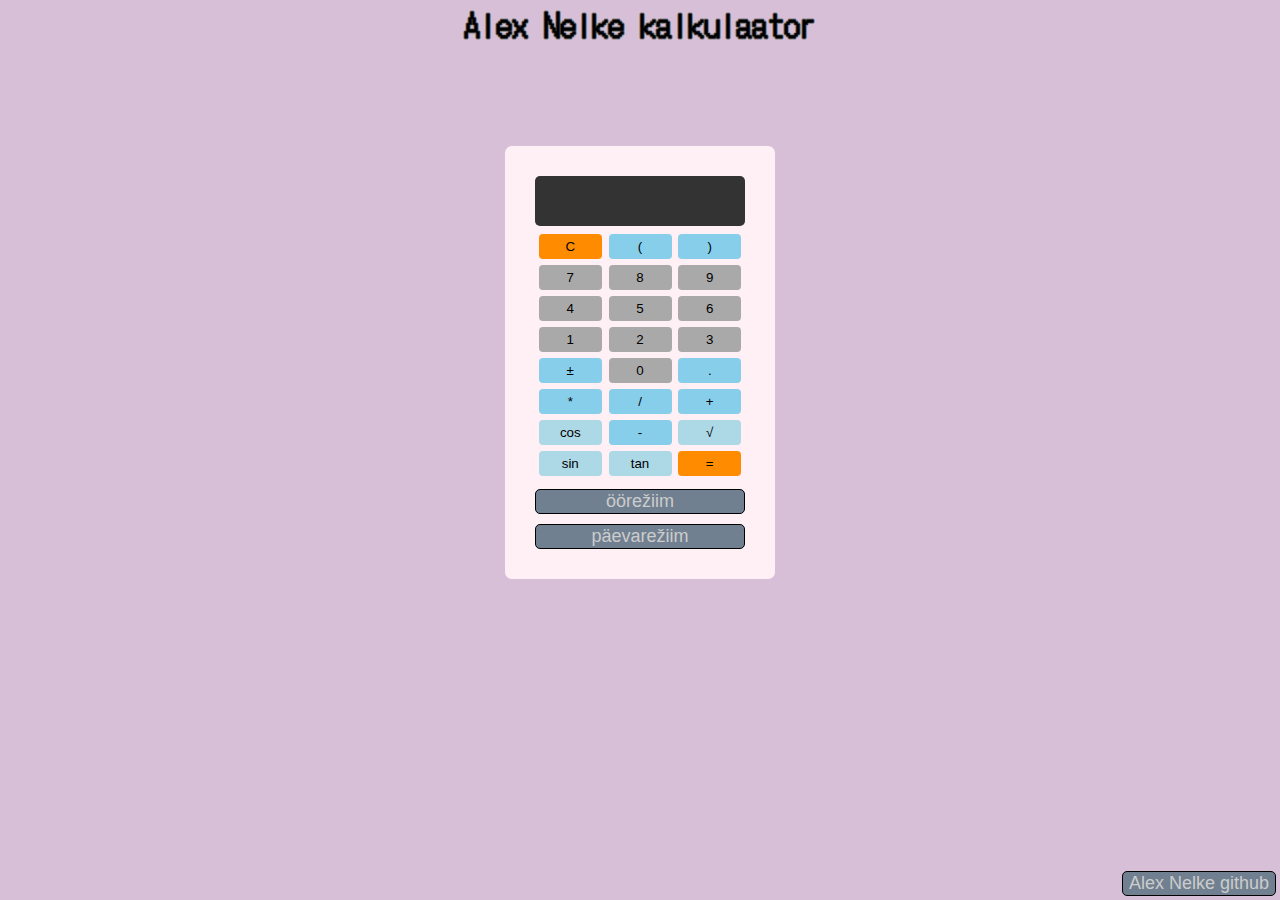
<file: index.html>
<!DOCTYPE html>
<html lang="en">
<head>
    <meta charset="UTF-8">
    <meta http-equiv="X-UA-Compatible" content="IE=edge">
    <meta name="viewport" content="width=device-width, initial-scale=1.0">
    <link rel="preconnect" href="https://fonts.gstatic.com">
    <link href="https://fonts.googleapis.com/css2?family=DotGothic16&display=swap" rel="stylesheet">
    <link href="https://fonts.googleapis.com/css2?family=Righteous&display=swap" rel="stylesheet">
    <title>Document</title>
    <link id="pagestyle" rel="stylesheet" type="text/css" href="styles2.css"/>
    <link id="pagestyle2" rel="stylesheet" type="text/css" href="styles.css"/>
    <script type="text/javascript">
        function swapStyleSheet(sheet) {
        document.getElementById('pagestyle').setAttribute('href', sheet);
        document.getElementById('pagestyle2').setAttribute('href', sheet);
        }
    </script>
</head>
<header>
    <div>
        <h1>Alex Nelke kalkulaator</h1>
    </div>
</header>
<body>
<div class="calculator">
    <input type="text" id="screen">
    <div class="calc-buttons">

        <div class="functions">
            <button class="button triggers">C</button>
            <button class="button basic">(</button>
            <button class="button basic">)</button>
            <button class="button numbers">7</button>
            <button class="button numbers">8</button>
            <button class="button numbers">9</button>
            <button class="button numbers">4</button>
            <button class="button numbers">5</button>
            <button class="button numbers">6</button>
            <button class="button numbers">1</button>
            <button class="button numbers">2</button>
            <button class="button numbers">3</button>
            <button class="button basic">±</button>
            <button class="button numbers">0</button>
            <button class="button basic">.</button>
            <button class="button basic">*</button>
            <button class="button basic">/</button>
            <button class="button basic">+</button>
            <button class="button complex">cos</button>
            <button class="button basic">-</button>
            <button class="button complex">√</button>
            <button class="button complex">sin</button>
            <button class="button complex">tan</button>
            <button class="button triggers">=</button>
        </div>
    </div>
    <button onclick="swapStyleSheet('styles2.css')" class="regime">öörežiim</button>
    <button onClick="swapStyleSheet('styles.css')" class="regime">päevarežiim</button>
</div>
<script src="script.js" defer></script>
</body>
<footer>
        <a href="https://github.com/Alexn123/3-kodutoo"><button class="repo">Alex Nelke github</button></a>
</footer>
</html>
</file>
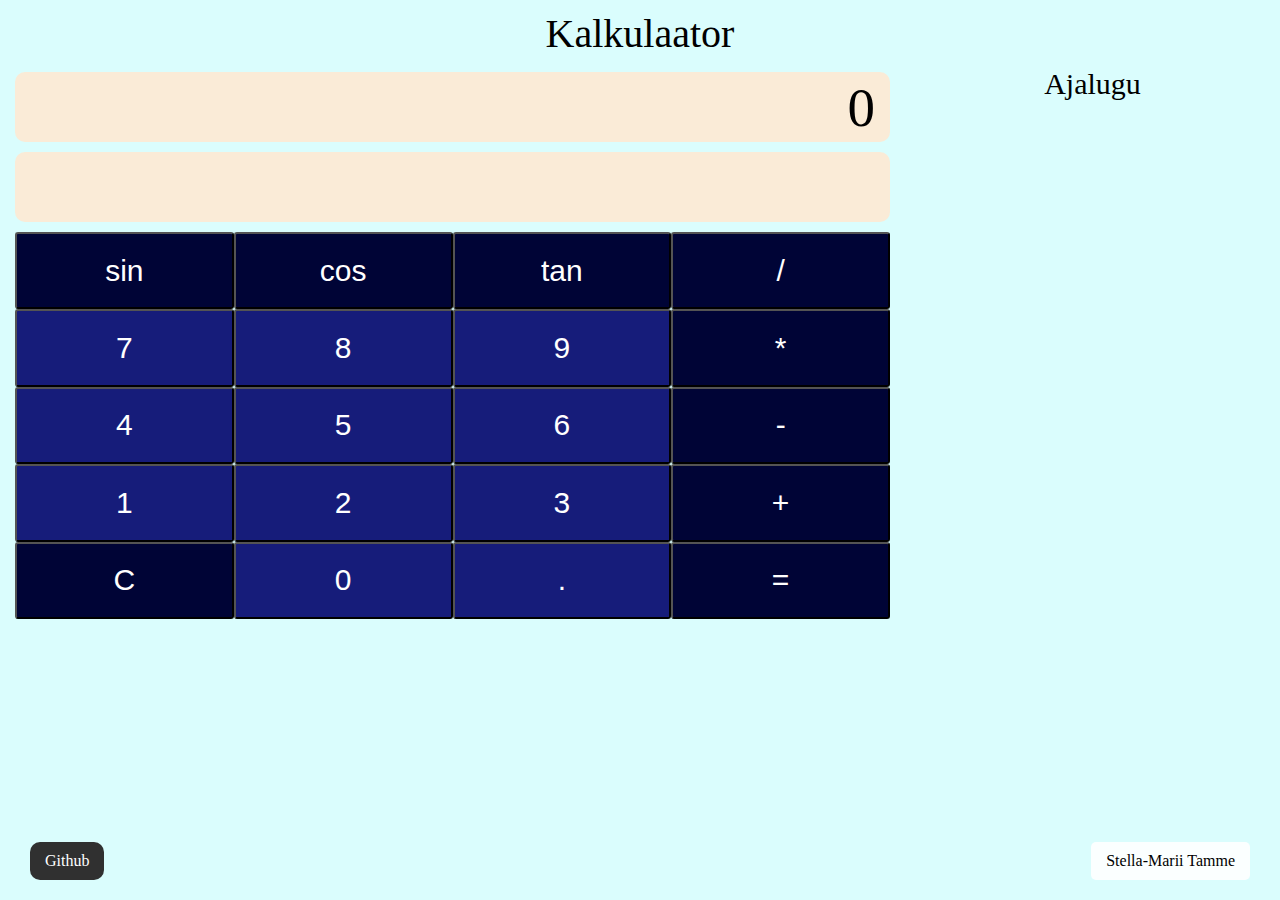
<file: calc.html>
<style>
    #repo{
        position: absolute;
        bottom: 20px;
        left: 30px;
        cursor: pointer;
        background-color: rgb(48, 48, 48);
        padding: 10px 15px;
        border-radius: 10px;
        color: white;
    }
    #repo:hover{
        background-color: rgb(82, 82, 82);
    }
    #button{
        cursor: pointer;
        margin: 8px 0px 0px 12px;
        background-color: rgb(48, 48, 48);
        padding: 5px 10px;
        border-radius: 5px;
        color: white;
    }
    #button:hover{
        background-color: rgb(82, 82, 82);
    }
    #name{
        position: absolute;
        bottom: 20px;
        right: 30px;
        background-color: rgba(255, 255, 255, 0.877);
        padding: 10px 15px;
        border-radius: 5px;
    }
    body{
        margin: 0;
        padding: 0;
    }
    #bg{
        height: 100vh;
        background-color: rgb(218, 253, 253);
    }
    #title{
        width: 100vw;
        display: flex;
        justify-content: center;
        padding-top: 10px;
        font-size: 40px;
    }
    #content{
        display: flex;
        flex-direction: row;
        height: 75vh;
    }
    #main{
        width: 70vw;
        margin: 15px;

    }
    #calculator{
        width: 100%;
        height: 100%;
    }
    .box{
        display: flex;
        flex-direction: row;
        height: 12%;
    }
    #currentNr{
        height: 70px;
        width: 100%;
        background-color: antiquewhite;
        border-radius: 10px;
        display: flex;
        align-items: center;
        justify-content:flex-end;
        font-size: 55px;
        box-sizing: border-box;
        padding-right: 15px;
        margin-bottom: 10px;
    }
    #calculation{
        height: 70px;
        width: 100%;
        background-color: antiquewhite;
        border-radius: 10px;
        display: flex;
        align-items: center;
        justify-content:flex-start;
        font-size: 40px;
        box-sizing: border-box;
        padding-left: 15px;
        margin-bottom: 10px;
    }
    #history{
        width: 30vw;
    }
    #title2{
        width: 100%;
        display: flex;
        justify-content: center;
        margin-top: 10px;
        font-size: 30px;
    }
    #histCalc{
        margin: 20px;
        font-size: 25px;
        line-height: 1.5;
    }

    .button{
        width: 100%;
        height: 100%;
        background-color: rgb(0, 4, 54);
        color: white;
        border-radius: 3px;
        display: flex;
        align-items: center;
        justify-content: center;
        font-size: 30px;
    }
    .number{
        width: 100%;
        height: 100%;
        background-color: rgb(22, 28, 122);
        color: white;
        border-radius: 3px;
        display: flex;
        align-items: center;
        justify-content: center;
        font-size: 30px;
    }
    .button:hover{
        background-color: rgb(109, 117, 224);
        cursor: pointer;
    }
    .number:hover{
        background-color: rgb(109, 117, 224);
        cursor: pointer;
    }
</style>
<!DOCTYPE html>
<html lang="en">
<head>
    <meta charset="UTF-8">
    <meta http-equiv="X-UA-Compatible" content="IE=edge">
    <meta name="viewport" content="width=device-width, initial-scale=1.0">
    <script src="https://code.jquery.com/jquery-3.6.0.js" integrity="sha256-H+K7U5CnXl1h5ywQfKtSj8PCmoN9aaq30gDh27Xc0jk=" crossorigin="anonymous"></script>
    <script src="calc.js" defer></script>
    <title>Kalkulaator</title>
</head>
<body>
    <div id="bg">
        <div id="title">Kalkulaator</div>
        <div id="content">
            <div id="main">
                <div id="currentNr">0</div>
                <div id="calculation"></div>
                <div id="calculator">
                    <div class="box">
                        <button class="button" id="sin">sin</button>
                        <button class="button" id="cos">cos</button>
                        <button class="button" id="tan">tan</dibuttonv>
                        <button class="button" id="/">/</button>
                    </div>
                    <div class="box">
                        <button class="number" id="7">7</button>
                        <button class="number" id="8">8</button>
                        <button class="number" id="9">9</button>
                        <button class="button" id="*">*</button>
                    </div>
                    <div class="box">
                        <button class="number" id="4">4</button>
                        <button class="number" id="5">5</button>
                        <button class="number" id="6">6</button>
                        <button class="button" id="-">-</button>
                    </div>
                    <div class="box">
                        <button class="number" id="1">1</button>
                        <button class="number" id="2">2</button>
                        <button class="number" id="3">3</button>
                        <button class="button" id="+">+</button>
                    </div>
                    <div class="box">
                        <button class="button" id="clear">C</button>
                        <button class="number" id="0">0</button>
                        <button class="number" id=".">.</button>
                        <button class="button" id="=">=</button>
                    </div>
                </div>
            </div>
            <div id="history">
                <div id="title2">Ajalugu</div>
                <div id="histCalc"></div>
            </div>
        </div>
        <div id="footer">
            <div id="repo" onclick="location.href='https://github.com/stellamarii/3-kodutoo';">Github</div>
            <div id="name">Stella-Marii Tamme</div>
        </div>
    </div>
</body>
</html>
</file>
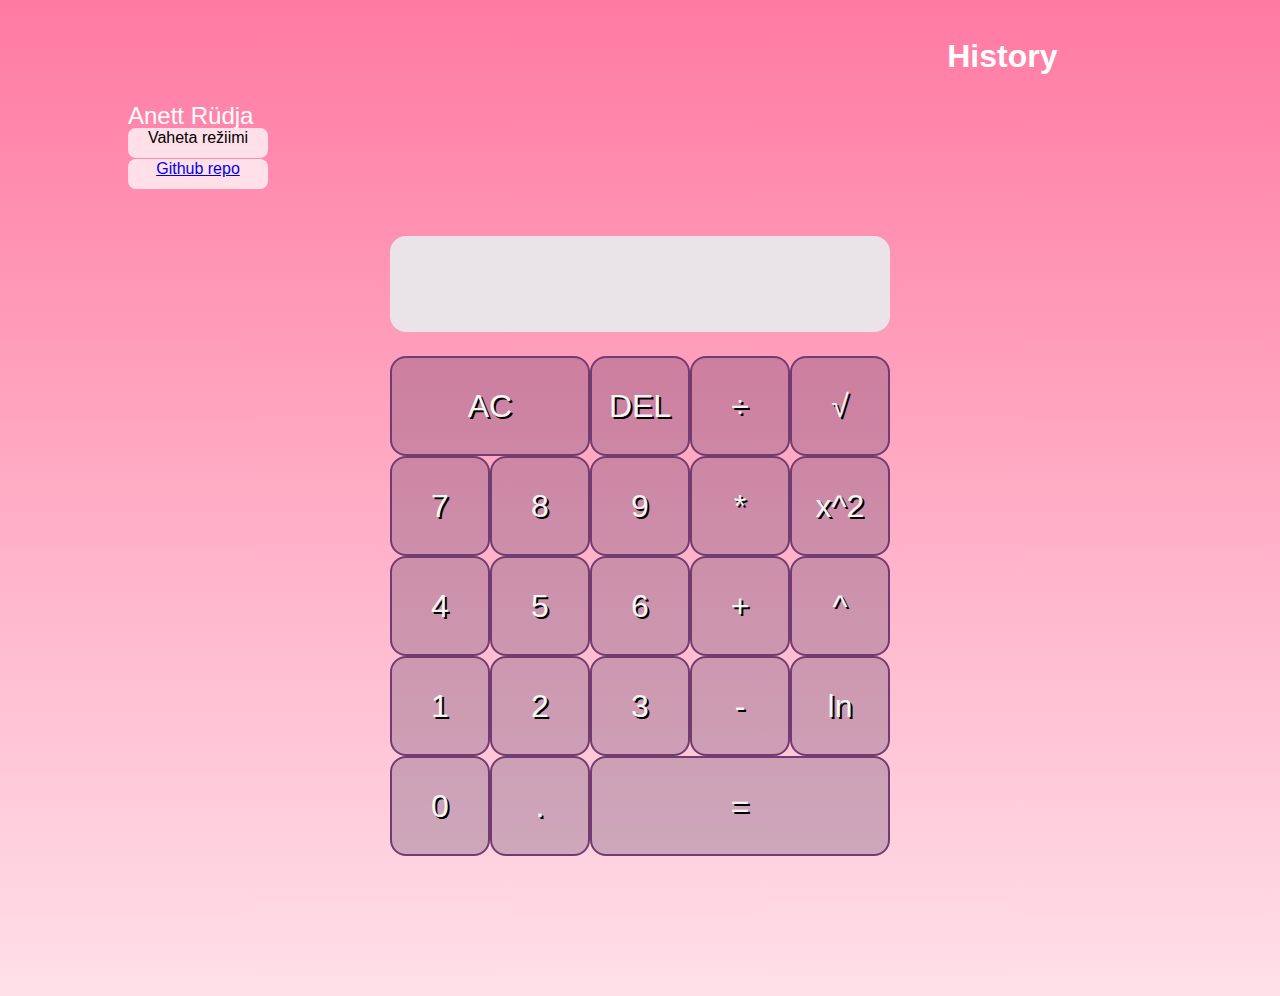
<file: calculator.html>
<!DOCTYPE html>
<html lang="en">
<head>
  <meta charset="UTF-8">
  <meta name="viewport" content="width=device-width, initial-scale=1.0">
  <meta http-equiv="X-UA-Compatible" content="ie=edge">
  <script src="https://code.jquery.com/jquery-3.4.1.js" integrity="sha256-WpOohJOqMqqyKL9FccASB9O0KwACQJpFTUBLTYOVvVU=" crossorigin="anonymous"></script>    
  <title>Kalkulaator</title>
  <link href="calculator.css" rel="stylesheet">
  <script src="calculator.js" defer></script>
</head>
<body>
    <div>
        <button type="button" id="regimeButton" class="regimeButton" onclick="regimeFunction()">Vaheta režiimi</button>
      </div>
  <h2>Anett Rüdja</h2>
  <br>
  <button id="repo" class="repo"><a href="https://github.com/Anettrydja/3-kodutoo">Github repo</a></button>
  <br>
  <div class="historyDiv">
    <h1 id="tableT">History</h1>
    <table id="historyList" class="historyList"></table>
    <td id="cell"></td>        
  </div>
  <div class="calculator-grid">
    <div class="output">
      <div data-previous-operand class="previous-operand"></div>
      <div data-current-operand class="current-operand"></div>
    </div>
    <button data-all-clear class="span-two">AC</button>
    <button data-delete>DEL</button>
    <button data-operation>÷</button>
    <button data-sqrt>√</button>
    <button data-number>7</button>
    <button data-number>8</button>
    <button data-number>9</button>
    <button data-operation>*</button>
    <button data-square>x^2</button>
    <button data-number>4</button>
    <button data-number>5</button>
    <button data-number>6</button>
    <button data-operation>+</button>
    <button data-operation>^</button>
    <button data-number>1</button>
    <button data-number>2</button>
    <button data-number>3</button>
    <button data-operation>-</button>
    <button data-log>ln</button>
    <button data-number>0</button>
    <button data-number>.</button>
    <button data-equals class="span-three">=</button>
  </div>
</body>
</html>
</file>
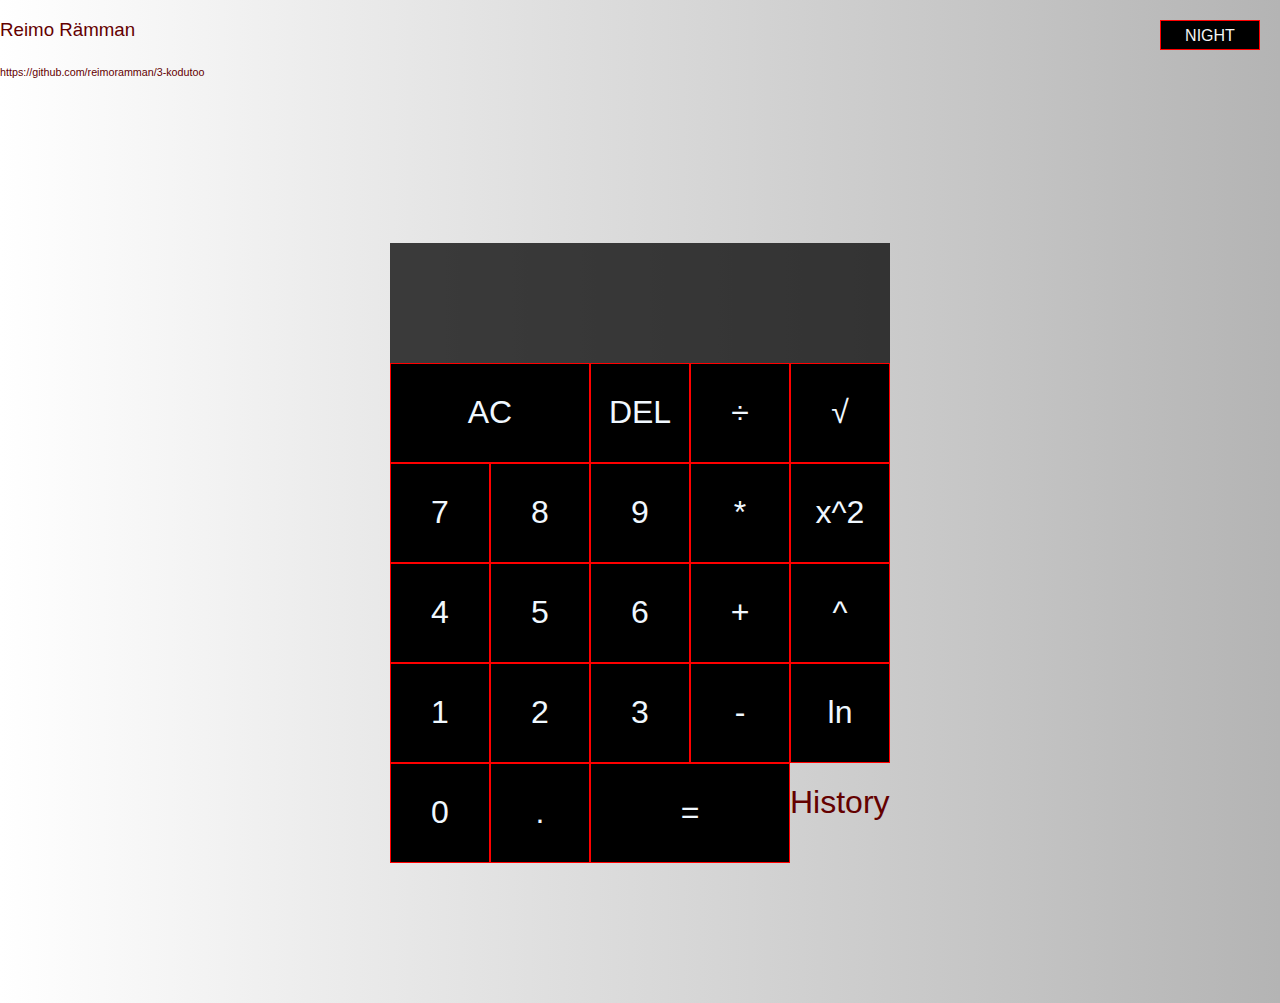
<file: kalkulaator.html>
<!DOCTYPE html>
<html lang="en">
<head>
  <meta charset="UTF-8">
  <meta name="viewport" content="width=device-width, initial-scale=1.0">
  <meta http-equiv="X-UA-Compatible" content="ie=edge">
  <script src="https://code.jquery.com/jquery-3.6.0.js" integrity="sha256-H+K7U5CnXl1h5ywQfKtSj8PCmoN9aaq30gDh27Xc0jk=" crossorigin="anonymous"></script>
  <script src="https://code.jquery.com/jquery-3.6.0.js"></script>
  <script type="text/javascript">
    $(document).ready(function(){
      $('ul').click(function(){
        $('ul').toggleClass('active')
        $('body').toggleClass('dark')
      })
    })
  </script>
  <title>Calculator</title>
  <link href="kalkulaator.css" rel="stylesheet">
  <script src="kalkulaator.js" defer></script>
</head>
<body>
  <h3>Reimo Rämman</h3>
  <h6>https://github.com/reimoramman/3-kodutoo</h6>
  <ul>
    <li>
      <span>Night</span>
      <span>Day</span>
    </li>
  </ul>
  <div class="calculator-grid">
    <div class="output">
      <div data-previous-operand class="previous-operand"></div>
      <div data-current-operand class="current-operand"></div>
    </div>
    <button data-all-clear class="span-two">AC</button>
    <button data-delete>DEL</button>
    <button data-operation>÷</button>
    <button data-sqrt>√</button>
    <button data-number>7</button>
    <button data-number>8</button>
    <button data-number>9</button>
    <button data-operation>*</button>
    <button data-square>x^2</button>
    <button data-number>4</button>
    <button data-number>5</button>
    <button data-number>6</button>
    <button data-operation>+</button>
    <button data-operation>^</button>
    <button data-number>1</button>
    <button data-number>2</button>
    <button data-number>3</button>
    <button data-operation>-</button>
    <button data-log>ln</button>
    <button data-number>0</button>
    <button data-number>.</button>
    <button data-equals class="span-two">=</button>
    <div class="historyDiv">
      <h1 id="tableT">History</h1>
      <table id="historyList"></table>
    </div>
  </div>
</body>
</html>
</file>
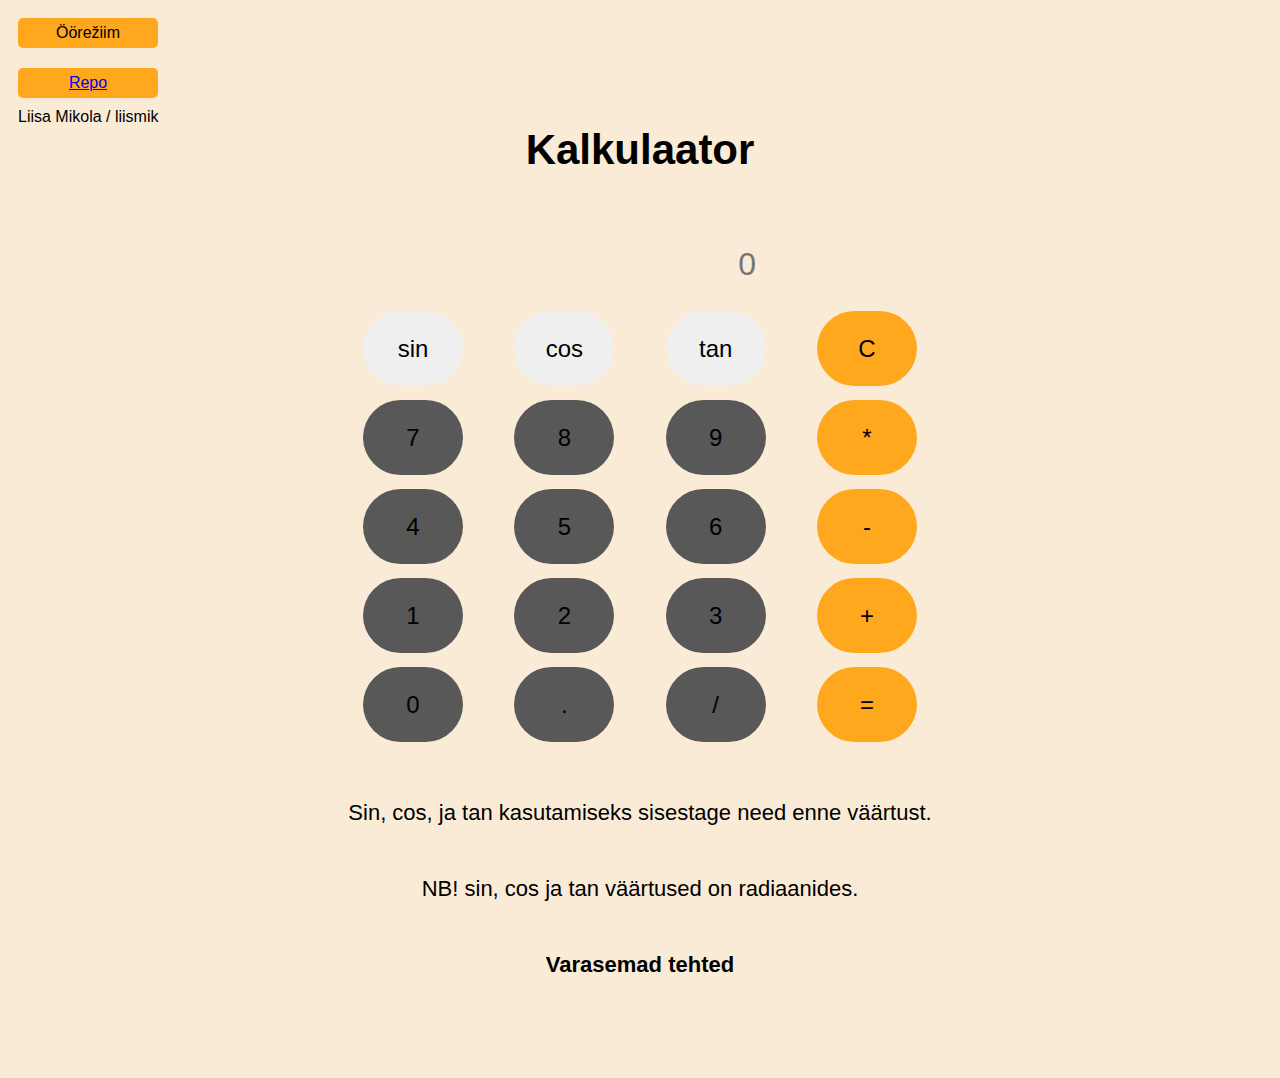
<file: main.html>
<html lang="en">
<head>
    <meta charset="UTF-8">
    <meta http-equiv="X-UA-Compatible" content="IE=edge">
    <meta name="viewport" content="width=device-width, initial-scale=1.0">
    <script src="script.js" defer></script>
    <link rel="stylesheet" href="style.css">
    <title>Kalkulaator</title>
</head>
<body id="main">
    <button id="regime" onclick="dayNightRegime()">Öörežiim</button>
    <br>
    <button id="repo"><a href="https://github.com/liismik/3_kodutoo">Repo</a></button>
    <br>
    <a id="name">Liisa Mikola / liismik</a>
    <h1 id="title">Kalkulaator</h1>
    <table>
        <tr>
            <td colspan="3"><input type="text" id="output" disabled placeholder="0"/></td>
        </tr>
        <tr>
            <td><input id="cbsin" type="button" value="sin" onclick="buttonClick('sin')" /></td>
            <td><input id="cbcos" type="button" value="cos" onclick="buttonClick('cos')" /></td>
            <td><input id="cbtan" type="button" value="tan" onclick="buttonClick('tan')" /></td>
            <td><input type="button" id="cbC" value="C" onclick="clr()"/> </td>
        </tr>
        <tr>
            <td><input id="cb7" type="button" value="7" onclick="buttonClick('7')" /></td>
            <td><input id="cb8" type="button" value="8" onclick="buttonClick('8')" /></td>
            <td><input id="cb9" type="button" value="9" onclick="buttonClick('9')" /></td>
            <td><input id="cbti" type="button" value="*" onclick="buttonClick('*')" /></td>
        </tr>
        <tr>
            <td><input id="cb4" type="button" value="4" onclick="buttonClick('4')" /></td>
            <td><input id="cb5" type="button" value="5" onclick="buttonClick('5')" /></td>
            <td><input id="cb6" type="button" value="6" onclick="buttonClick('6')" /></td>
            <td><input id="cbmi" type="button" value="-" onclick="buttonClick('-')" /></td>
        </tr>
        <tr>
            <td><input id="cb1" type="button" value="1" onclick="buttonClick('1')" /></td>
            <td><input id="cb2" type="button" value="2" onclick="buttonClick('2')" /></td>
            <td><input id="cb3" type="button" value="3" onclick="buttonClick('3')" /></td>
            <td><input id="cbpl" type="button" value="+" onclick="buttonClick('+')" /></td>
        </tr>
        <tr>
            <td><input id="cb0" type="button" value="0" onclick="buttonClick('0')" /></td>
            <td><input id="cbdo" type="button" value="." onclick="buttonClick('.')" /></td>
            <td><input id="cbdi" type="button" value="/" onclick="buttonClick('/')" /></td>
            <td><input id="cbeq" type="button" value="=" onclick="solve()"/> </td>
        </tr>
    </table>
    <p id="nb1">Sin, cos, ja tan kasutamiseks sisestage need enne väärtust.</p>
    <p id="nb2">NB! sin, cos ja tan väärtused on radiaanides.</p>
    <h2 id="history_title">Varasemad tehted</h2>
    <div id="history">
    </div>
</body>
</html>
</file>
<file: styles2.css>
body {
  overflow: hidden;
  margin: 0;
  padding: 0;
  width: 100%;
  height: 100%;
  background-color: #1a0020;
}

header {
  font-family: "DotGothic16", sans-serif;
  text-shadow: -1px 0 gray, 0 1px gray, 1px 0 gray, 0 -1px gray;
  margin: 0;
  padding: 0;
  display: flex;
  justify-content: center;
  overflow: hidden;
}

footer {
  position: absolute;
  right: 0;
  bottom: 0;
  margin: 2px;
}

.repo {
  right: 0;
  bottom: 0;
  margin: 2px;
  border: solid 1px #000;
  font-size: 18px;
  color: #ccc;
  background-color: slategrey;
  border-color: black;
  cursor: pointer;
  border-radius: 5px;
}

.regime {
  margin-top: 10px;
  border: solid 1px #000;
  font-size: 18px;
  color: #ccc;
  background-color: slategrey;
  border-color: black;
  cursor: pointer;
  border-radius: 5px;
}

h1 {
  margin: 0;
  padding: 0;
}

.nupud {
  display: flex;
  margin: auto;
  width: 150px;
}

.calculator {
  display: grid;
  justify-content: center;
  align-content: center;
  padding: 30px;
  border-radius: 7px;
  margin: auto;
  max-width: fit-content;
  margin-top: 100px;
  background-color: #2d0f35;
}

input[type="text"] {
  height: 50px;
  border-radius: 5px;
  border: 0px;
  background-color: #333333;
  color: #d9d9d9;
  padding: 0 5px 0 5px;
  margin-bottom: 5px;
}

.calc-buttons {
  display: flex;
  flex-wrap: wrap;
  justify-content: space-between;
}

.button {
  margin: 3px;
  width: 63px;
  border: none;
  height: 25px;
  border-radius: 4px;
  color: #000000;
  cursor: pointer;
}

button:hover {
  background-color: mediumslateblue;
  transition: 0.2s;
}

.functions {
  width: 210px;
  display: flex;
  flex-wrap: wrap;
  justify-content: space-evenly;
}
.triggers {
  background-color: darkorange;
}

.numbers {
  background-color: darkgrey;
}

.basic {
  background-color: skyblue;
}

.complex {
  background-color: lightblue;
}
</file>
<file: styles.css>
body {
  overflow: hidden;
  margin: 0;
  padding: 0;
  width: 100%;
  height: 100%;
  background-color: thistle;
}

header {
  font-family: "DotGothic16", sans-serif;
  margin: 0;
  padding: 0;
  display: flex;
  justify-content: center;
  overflow: hidden;
}

footer {
  position: absolute;
  right: 0;
  bottom: 0;
  margin: 2px;
}

.repo {
  right: 0;
  bottom: 0;
  margin: 2px;
  border: solid 1px #000;
  font-size: 18px;
  color: #ccc;
  background-color: slategrey;
  border-color: black;
  cursor: pointer;
  border-radius: 5px;
}

.regime {
  margin-top: 10px;
  border: solid 1px #000;
  font-size: 18px;
  color: #ccc;
  background-color: slategrey;
  border-color: black;
  cursor: pointer;
  border-radius: 5px;
}

h1 {
  margin: 0;
  padding: 0;
}

.nupud {
  display: flex;
  margin: auto;
  width: 150px;
}

.calculator {
  display: grid;
  justify-content: center;
  align-content: center;
  padding: 30px;
  border-radius: 7px;
  margin: auto;
  max-width: fit-content;
  margin-top: 100px;
  background-color: lavenderblush;
}

input[type="text"] {
  height: 50px;
  border-radius: 5px;
  border: 0px;
  background-color: #333333;
  color: #d9d9d9;
  padding: 0 5px 0 5px;
  margin-bottom: 5px;
}

.calc-buttons {
  display: flex;
  flex-wrap: wrap;
  justify-content: space-between;
}

.button {
  margin: 3px;
  width: 63px;
  border: none;
  height: 25px;
  border-radius: 4px;
  color: #000000;
  cursor: pointer;
}

button:hover {
  background-color: mediumslateblue;
  transition: 0.2s;
}

.functions {
  width: 210px;
  display: flex;
  flex-wrap: wrap;
  justify-content: space-evenly;
}
.triggers {
  background-color: darkorange;
}

.numbers {
  background-color: darkgrey;
}

.basic {
  background-color: skyblue;
}

.complex {
  background-color: lightblue;
}
</file>
<file: calculator.css>
*, *::before, *::after {
    box-sizing: border-box;
    font-family: Arial;
    font-weight: normal;
  }
  
  body {
    padding: 0;
    margin: 0;
    background: linear-gradient(#FF7AA2, #FFE0E9);
  }

  h2{
      color: white;
  }

.regimeButton{
    position: absolute;
    margin-left: 10%;
    margin-top: 10%;
    border: none;
    border-radius: 8px;
    font-size: 16px;
    width: 140px;
    height: 30px;
    background-color: #FFE0E9;
    display: flex;
    justify-content: center;
} 

.repo {
    position: absolute;
    margin-left: 10%;
    margin-top: 11%;
    border: none;
    border-radius: 8px;
    font-size: 16px;
    width: 140px;
    height: 30px;
    background-color: #FFE0E9;
    display: flex;
    justify-content: center;
}
  
  .calculator-grid {
    display: grid;
    margin: 0;
    justify-content: center;
    align-content: center;
    min-height: 100vh;
    grid-template-columns: repeat(5, 100px);
    grid-template-rows: minmax(120px, auto) repeat(5, 100px);
  }

  .dark-mode {
    background: linear-gradient(#03012C, #D55A7F);
  }
  
  .calculator-grid > button {
    cursor: pointer;
    font-size: 2rem;
    border: 2px solid #723c70;
    border-radius: 16px;
    color: whitesmoke;
    text-shadow: 2px 2px black;
    background-color: rgba(3, 1, 44, 0.2);
  }

  .historyList {
      justify-content: center;
      margin-left: 74%;
      color: white;
      text-shadow: 2px 2px black;
      font-size: xx-large;
  }

  .calculator-grid > button:hover {
    background-color: #FFE0E9;
    box-shadow: 0px 10px 30px #FFE0E9;
    border-radius: 8px;
  }
  
  .span-two {
    grid-column: span 2;
  }
  .span-three {
    grid-column: span 3;
  }
  
  .output {
    grid-column: 1 / -1;
    background-color: #eae4e9;
    display: flex;
    align-items: flex-end;
    justify-content: space-around;
    flex-direction: column;
    padding: 10px;
    word-wrap: break-word;
    word-break: break-all;
    border-radius: 16px;
    height: 6em;
  }
  
  .output .previous-operand {
    color: black;
    text-shadow: 1px 1px white;
    font-size: 1rem;
  }
  
  .output .current-operand {
    color: black;
    text-shadow: 1px 1px white;
    font-size: 2rem;
  }

  h1{
    margin-left: 74%;
    margin-top: 2px;
    color: white;
    font-weight: bold;
  }

  h2{
      position: absolute;
      margin-left: 10%;
      margin-top: 8%;
  }

  .historyTD{
    color: white;
    margin-left: 85%;
  }
</file>
<file: kalkulaator.css>
*, *::before, *::after {
  box-sizing: border-box;
  font-family: 'Franklin Gothic Medium', sans-serif;
  font-weight: normal;
}

body{
  padding: 0;
  margin: 0;
  background: linear-gradient(to right, white, rgb(180, 180, 180));
  color: rgb(100, 0, 0);
}

body.dark{
  padding: 0;
  margin: 0;
  background: linear-gradient(to right, rgb(50, 0, 0), black)
}

ul{
  position: absolute;
  top: 20px;
  right: 20px;
  margin: 0;
  padding: 0;
  width: 100px;
  height: 30px;
  z-index: 1;
  border: 1px solid red;
  cursor: pointer;
  overflow: hidden;
}

ul.active{
  border-color: black;
}

ul li{
  list-style: none;
  width: 100%;
  height: 60px;
  text-align: center;
  text-transform: uppercase;
  transition: 0.5s;
}

ul.active li{
  transform: translateY(-30px);
}

ul li span{
  display: block;
  height: 30px;
  line-height: 30px;
  color:rgb(180, 180, 180)
}

ul li span:nth-child(1){
  background: black;
  color: whitesmoke;
}

.calculator-grid{
  display: grid;
  justify-content: center;
  align-content: center;
  min-height: 100vh;
  grid-template-columns: repeat(5, 100px);
  grid-template-rows: minmax(120px, auto) repeat(5, 100px);
}

.calculator-grid > button {
  cursor: pointer;
  font-size: 2rem;
  color: aliceblue;
  border: 1px solid red;
  background-color: black;
  outline: none;
}

.calculator-grid > button:hover{
  background-color: rgb(15, 15, 15);
}

.span-two{
  grid-column: span 2;
}

.output{
  grid-column: 1 / -1;
  background-color: rgba(0, 0, 0, .75);
  display: flex;
  align-items: flex-end;
  justify-content: space-around;
  flex-direction: column;
  padding: 10px;
  word-wrap: break-word;
  word-break: break-all;
}

.output .previous-operand{
  color: rgba(160, 0, 0, .75);
  font-size: 1.5rem;
}

.output .current-operand{
  color: rgb(220, 220, 220);
  font-size: 2.5rem;
}
</file>
<file: style.css>
body {
    background-color: antiquewhite;
}

table, h1 {
    font-size: 42px;
    font-family: 'Gill Sans', 'Gill Sans MT', 'Trebuchet MS', sans-serif;
    display: flex;
    justify-content: center;
    margin: 0px 0px 50px 0px;
    min-width: 555px;
}

#history, #history_title, #nb1, #nb2 {
    font-size: 22px;
    font-family: 'Gill Sans', 'Gill Sans MT', 'Trebuchet MS', sans-serif;
    display: flex;
    justify-content: center;
    margin-bottom: 50px;
}

#name {
    margin-left: 10px;
    font-family: 'Gill Sans', 'Gill Sans MT', 'Trebuchet MS', sans-serif;
}

#regime, #repo {
    border: none;
    border-radius: 5px;
    font-size: 16px;
    margin: 10px 0px 10px 10px;
    width: 140px;
    height: 30px;
    background-color: rgb(255, 168, 29);
}

input[type="button"]{
    border: none;
    margin: 5px 5px;
    border-radius: 50px;
    width: 100px;
    height: 75px;
    font-size: 24px;
}

#cb0, #cb1, #cb2, #cb3, #cb4, #cb5, #cb6, #cb7, #cb8, #cb9, #cbdo, #cbdi {
    background-color: rgb(88, 88, 88);
}

#cbeq, #cbpl, #cbmi, #cbti, #cbC {
    background-color: rgb(255, 168, 29);
}

#output {
    color: black;
    background-color: antiquewhite;
    border: none;
    width: 400px;
    height: 75px;
    font-size: 32px;
    text-align: right;
    margin-right: 50px;
}
</file>
